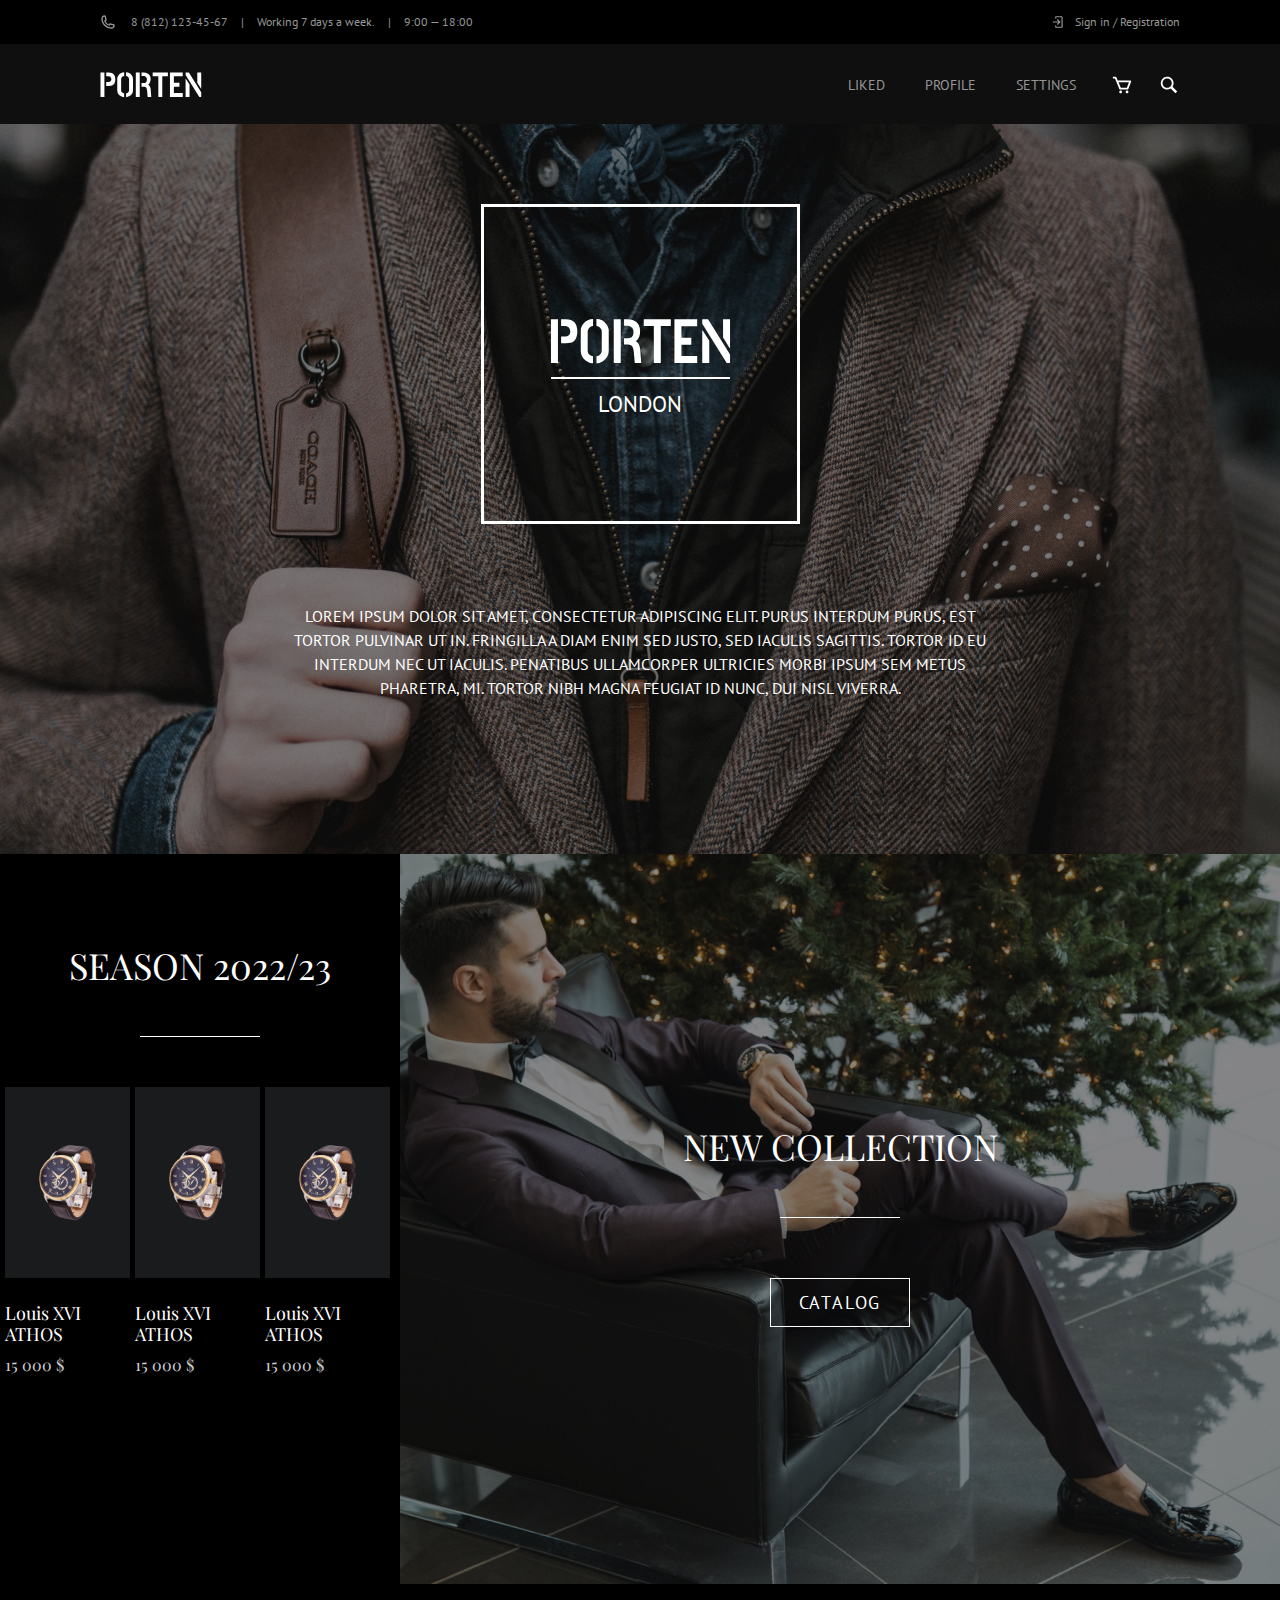
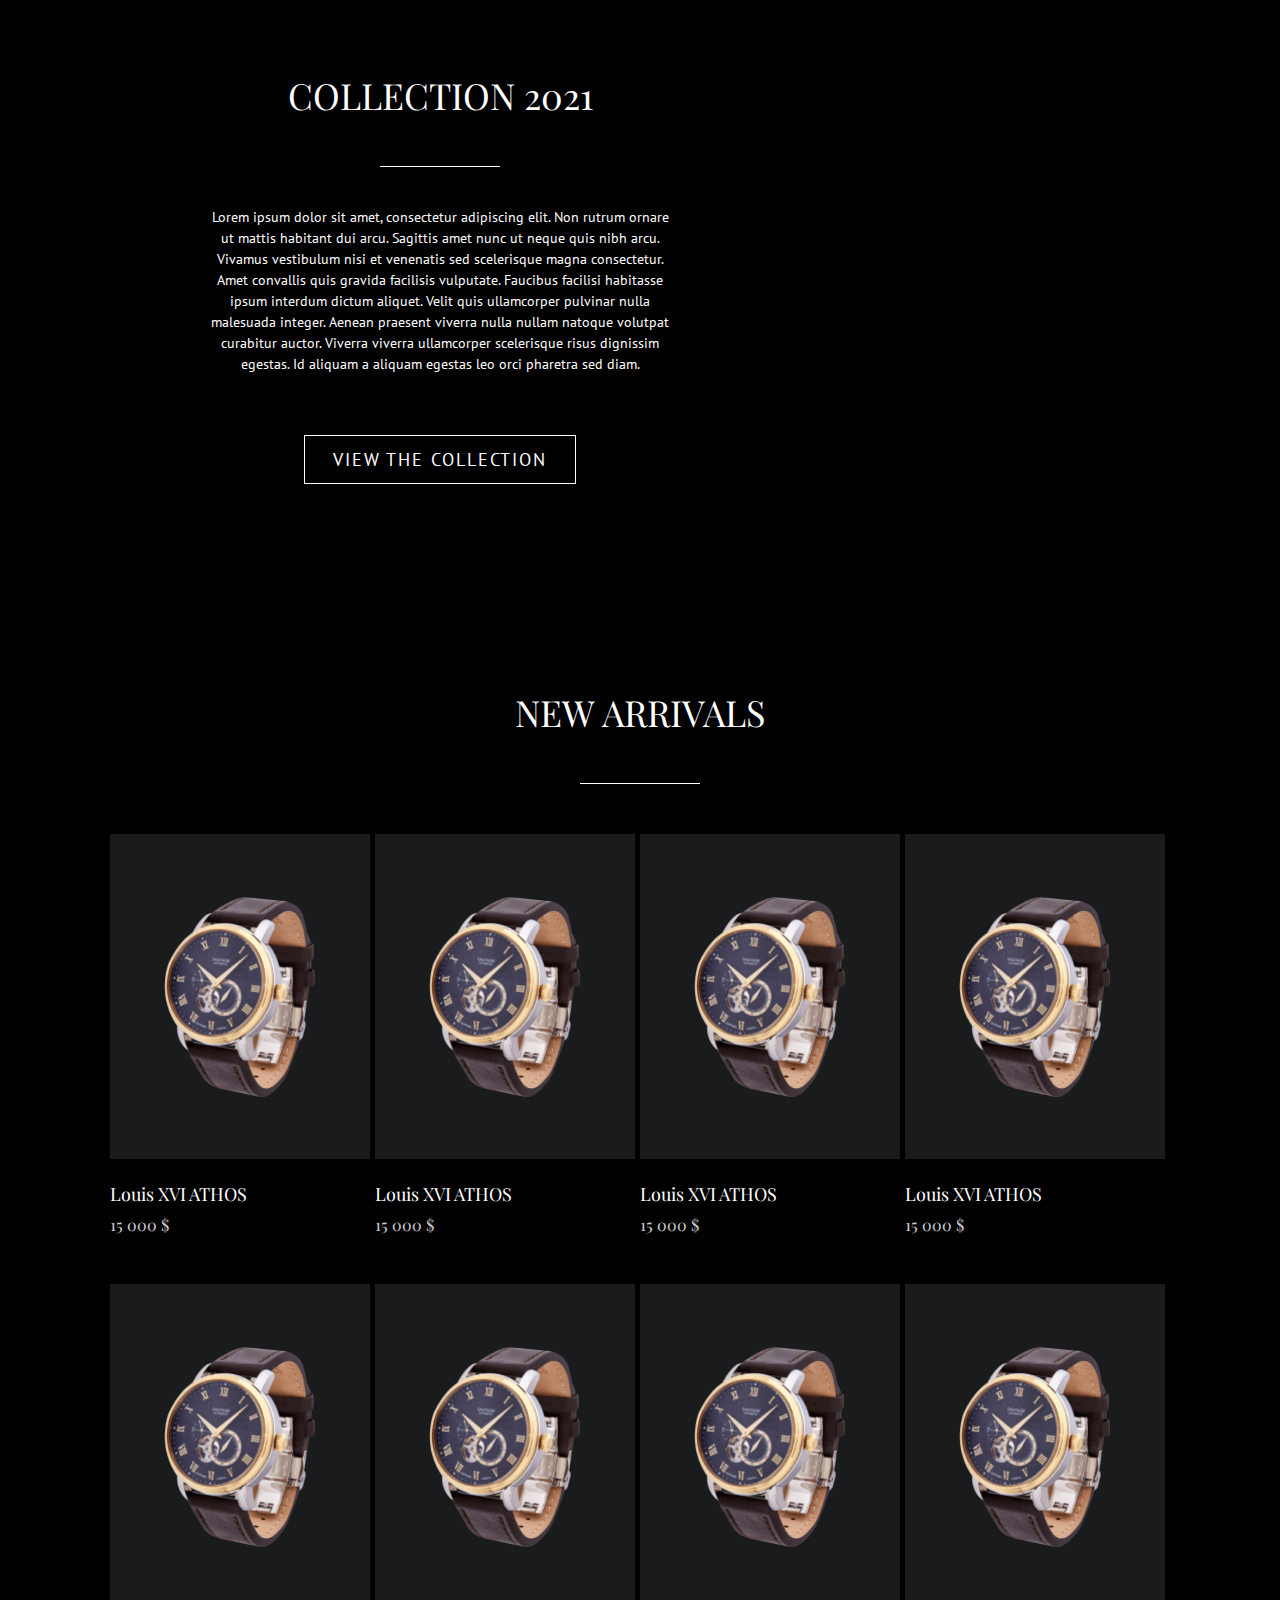
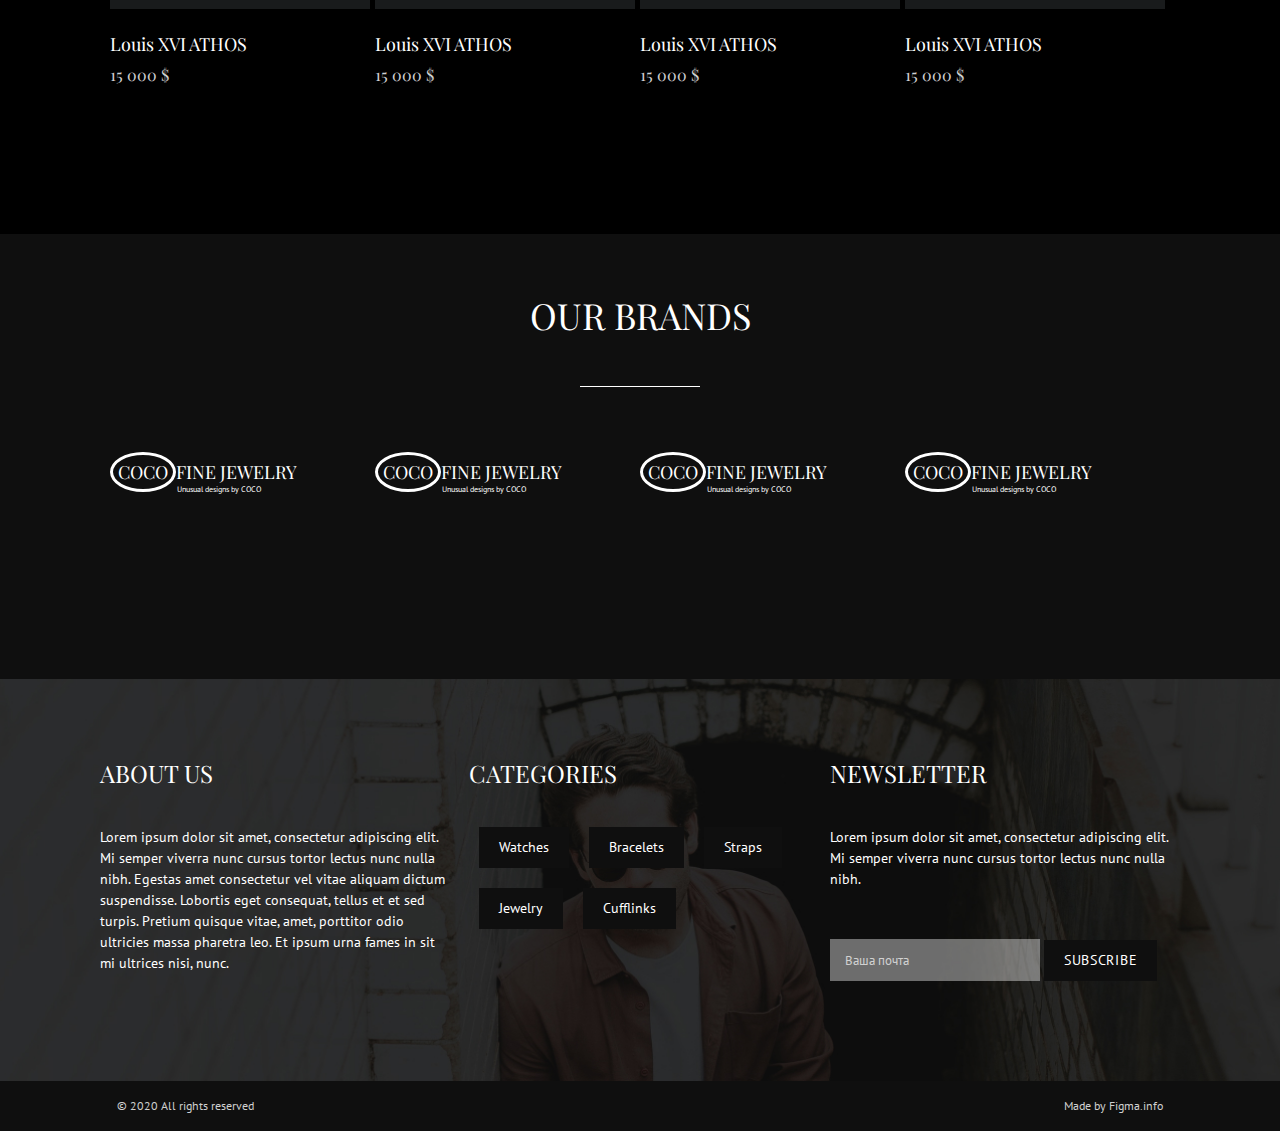
<file: index.html>
<!DOCTYPE html>
<html lang="en">

<head>
    <meta charset="UTF-8">
    <meta http-equiv="X-UA-Compatible" content="IE=edge">
    <meta name="viewport" content="width=device-width, initial-scale=1.0">
    <link rel="preconnect" href="https://fonts.googleapis.com">
    <link rel="preconnect" href="https://fonts.gstatic.com" crossorigin>
    <link href="https://fonts.googleapis.com/css2?family=PT+Sans:wght@400;700&family=Playfair+Display&display=swap"
    rel="stylesheet">
    <link rel="stylesheet" href="./css/style.css">
    <title>PORTEN</title>
</head>

<body>
    <div class="wrapper">
        <header class="header" id="header">
            <div class="header__background">
                <div class="header__contact _container">
                    <div class="header__contact-info">
                        <img class="header__contact-img" src="./img/phone-logo.svg" alt="phone-logo">
                        <p class="header__contact-text">8 (812) 123-45-67<span>|</span>Working 7 days a week.<span>|</span>9:00 — 18:00</p>
                    </div>
                    <div class="header__register">
                        <img class="header__register-img" src="./img/sharp-log-in.svg" alt="log-in">
                        <div class="header__register-link">
                            <a class="register-link" href="./error.html">Sign in</a>
                            <p> / </p>
                            <a class="register-link" href="./error.html">Registration</a>
                        </div>
                    </div>
                </div>
            </div>
            <div class="header-wrapper">
                <div class="header__menu-background">
                    <div class="header__menu _container">
                        <a href="#header">
                            <img class="header__logo" src="./img/PORTEN-logo.svg" alt="logo">
                        </a>
                        <nav class="header__item-contant">
                            <ul class="header__item">
                                <li><a class="header__link" href="./error.html">Liked</a></li>
                                <li><a class="header__link" href="./error.html">Profile</a></li>
                                <li><a class="header__link" href="./error.html">Settings</a></li>
                                <li class="header__link_search">
                                    <a href="#" class="header__link-img">
                                        <img src="./img/bx-cart.svg" alt="" class="link-img">
                                    </a>
                                    <button class="header__link-img search__item">
                                        <input class="search__input" type="text" placeholder="search" id="search_inp">
                                        <img src="./img/search.svg" alt="" class="" id="search_btn">
                                    </button>
                                </li>
                            </ul>
                        </nav>
                        <div class="burger-menu">
                            <input id="menu-toggle" type="checkbox">
                            <label class="menu-btn" for="menu-toggle">
                                <span></span>
                            </label>
                            <ul class="menubox">
                                <li><a href="./error.html" class="menu-item">Liked</a></li>
                                <li><a href="./error.html" class="menu-item">Profile</a></li>
                                <li><a href="./error.html" class="menu-item">Settings</a></li>
                            </ul>
                        </div>
                    </div>
                </div>
            </div>
        </header>
        <section class="first-screen">
            <div class="_container">
                <div class="first-screen__title">
                    <img class="title-img" src="./img/PORTEN.svg" alt="PORTEN-img">
                    <h2 class="first-screen__subtitle">London</h2>
                </div>
                <p class="first-screen_text">Lorem ipsum dolor sit amet, consectetur adipiscing elit. Purus interdum
                    purus, est tortor pulvinar ut in. Fringilla a diam enim sed justo, sed iaculis sagittis. Tortor id
                    eu interdum nec ut iaculis. Penatibus ullamcorper ultricies morbi ipsum sem metus pharetra, mi.
                    Tortor nibh magna feugiat id nunc, dui nisl viverra.</p>
            </div>
        </section>
        <!-- ------------------------------------- -->
        <section class="catalog">
            <div class="block-season">
                <div class="block-season-title">
                    <h2 class="block-season_text">Season 2022/23</h2>
                    <img src="./img/Line 2.svg" alt="season_line" class="block-season_line">
                </div>
                <div class="block-catalog">
                    <div class="block-catalog_item">
                        <div class="_item-image">
                            <img src="./img/62050 1.png" alt="" class="_item-img">
                        </div>
                        <h4 class="_item-name">Louis XVI ATHOS</h4>
                        <h5 class="_item-price">15 000 $</h5>
                    </div>
                    <div class="block-catalog_item">
                        <div class="_item-image">
                            <img src="./img/62050 1.png" alt="" class="_item-img">
                        </div>
                        <h4 class="_item-name">Louis XVI ATHOS</h4>
                        <h5 class="_item-price">15 000 $</h5>
                    </div>
                    <div class="block-catalog_item">
                        <div class="_item-image">
                            <img src="./img/62050 1.png" alt="" class="_item-img">
                        </div>
                        <h4 class="_item-name">Louis XVI ATHOS</h4>
                        <h5 class="_item-price">15 000 $</h5>
                    </div>
                </div>
            </div>
            <div class="block-colection _new-colection-img">
                <div class="colection-season _colection-position">
                    <div class="colection-season-title">
                        <h2 class="block-season_text">New collection</h2>
                        <img src="./img/Line 2.svg" alt="season_line" class="block-season_line">
                    </div>
                    <div class="block-catalog-text">
                        <div class="colection-button">
                            <a class="colection-btn" href="./error.html">Catalog</a>
                        </div>
                    </div>
                </div>
            </div>
        </section>
        <!-- ------------------------------------- -->
        <section class="colection">
            <div class="colection-seasonTwo">
                <div class="colection-season-title">
                    <h2 class="block-season_text">Collection 2021</h2>
                    <img src="./img/Line 2.svg" alt="season_line" class="block-season_line">
                </div>
                <div class="block-catalog-text">
                    <p class="block_text">
                        Lorem ipsum dolor sit amet, consectetur adipiscing elit. Non rutrum ornare ut mattis habitant
                        dui arcu. Sagittis amet nunc ut neque quis nibh arcu. Vivamus vestibulum nisi et venenatis sed
                        scelerisque magna consectetur. Amet convallis quis gravida facilisis vulputate. Faucibus
                        facilisi habitasse ipsum interdum dictum aliquet. Velit quis ullamcorper pulvinar nulla
                        malesuada integer. Aenean praesent viverra nulla nullam natoque volutpat curabitur auctor.
                        Viverra viverra ullamcorper scelerisque risus dignissim egestas. Id aliquam a aliquam egestas
                        leo orci pharetra sed diam.
                    </p>
                    <div class="colection-button">
                        <a class="colection-btn" href="./error.html">View the collection</a>
                    </div>
                </div>
            </div>
        </section>
        <!-- ------------------------------------- -->
        <section class="new-colection">
            <div class="_container">
                <div class="new-colection_title">
                    <h2 class="">New arrivals</h2>
                    <img src="./img/Line 2.svg" alt="season_line" class="block-season_line">
                </div>
                <div class="colection-portfolio">
                    <div class="block-catalog_item">
                        <div class="_item-image">
                            <img src="./img/62050 1.png" alt="" class="_item-img">
                        </div>
                        <h4 class="_item-name">Louis XVI ATHOS</h4>
                        <h5 class="_item-price">15 000 $</h5>
                    </div>
                    <div class="block-catalog_item">
                        <div class="_item-image">
                            <img src="./img/62050 1.png" alt="" class="_item-img">
                        </div>
                        <h4 class="_item-name">Louis XVI ATHOS</h4>
                        <h5 class="_item-price">15 000 $</h5>
                    </div>
                    <div class="block-catalog_item">
                        <div class="_item-image">
                            <img src="./img/62050 1.png" alt="" class="_item-img">
                        </div>
                        <h4 class="_item-name">Louis XVI ATHOS</h4>
                        <h5 class="_item-price">15 000 $</h5>
                    </div>
                    <div class="block-catalog_item">
                        <div class="_item-image">
                            <img src="./img/62050 1.png" alt="" class="_item-img">
                        </div>
                        <h4 class="_item-name">Louis XVI ATHOS</h4>
                        <h5 class="_item-price">15 000 $</h5>
                    </div>
                    <div class="block-catalog_item">
                        <div class="_item-image">
                            <img src="./img/62050 1.png" alt="" class="_item-img">
                        </div>
                        <h4 class="_item-name">Louis XVI ATHOS</h4>
                        <h5 class="_item-price">15 000 $</h5>
                    </div>
                    <div class="block-catalog_item">
                        <div class="_item-image">
                            <img src="./img/62050 1.png" alt="" class="_item-img">
                        </div>
                        <h4 class="_item-name">Louis XVI ATHOS</h4>
                        <h5 class="_item-price">15 000 $</h5>
                    </div>
                    <div class="block-catalog_item">
                        <div class="_item-image">
                            <img src="./img/62050 1.png" alt="" class="_item-img">
                        </div>
                        <h4 class="_item-name">Louis XVI ATHOS</h4>
                        <h5 class="_item-price">15 000 $</h5>
                    </div>
                    <div class="block-catalog_item">
                        <div class="_item-image">
                            <img src="./img/62050 1.png" alt="" class="_item-img">
                        </div>
                        <h4 class="_item-name">Louis XVI ATHOS</h4>
                        <h5 class="_item-price">15 000 $</h5>
                    </div>
                </div>
            </div>
        </section>
        <!-- ------------------------------------- -->
        <section class="block-brand">
            <div class="_container">
                <div class="new-colection_title">
                    <h2 class="">Our brands</h2>
                    <img src="./img/Line 2.svg" alt="season_line" class="block-season_line">
                </div>
                <div class="colection-portfolio _media-block-brand">
                    <div class="block-catalog_item">
                        <div class="catalog_brend">
                            <h4 class="_item-name"> <span>COCO</span>FINE JEWELRY</h4>
                            <div class="catalog-text">
                                <h5 class="">Unusual designs by COCO</h5>
                            </div>
                        </div>
                    </div>
                    <div class="block-catalog_item">
                        <div class="catalog_brend">
                            <h4 class="_item-name"> <span>COCO</span>FINE JEWELRY</h4>
                            <div class="catalog-text">
                                <h5 class="">Unusual designs by COCO</h5>
                            </div>
                        </div>
                    </div>
                    <div class="block-catalog_item">
                        <div class="catalog_brend">
                            <h4 class="_item-name"> <span>COCO</span>FINE JEWELRY</h4>
                            <div class="catalog-text">
                                <h5 class="">Unusual designs by COCO</h5>
                            </div>
                        </div>
                    </div>
                    <div class="block-catalog_item">
                        <div class="catalog_brend">
                            <h4 class="_item-name"> <span>COCO</span>FINE JEWELRY</h4>
                            <div class="catalog-text">
                                <h5 class="">Unusual designs by COCO</h5>
                            </div>
                        </div>
                    </div>
                </div>
            </div>
        </section>
        <!-- ------------------------------------- -->
        <footer class="footer">
            <div class="footer-container">
                <div class="_container">
                    <div class="footer-wrapper">
                        <div class="footer-about">
                            <h2 class="footer-about_title footer-title">About us</h2>
                            <p class="footer-about_text footer-text">Lorem ipsum dolor sit amet, consectetur adipiscing
                                elit. Mi semper viverra nunc cursus tortor lectus nunc nulla nibh. Egestas amet
                                consectetur vel vitae aliquam dictum suspendisse. Lobortis eget consequat, tellus et et
                                sed turpis. Pretium quisque vitae, amet, porttitor odio ultricies massa pharetra leo. Et
                                ipsum urna fames in sit mi ultrices nisi, nunc.</p>
                        </div>
                        <div class="footer-categories">
                            <h2 class="footer-categories_title footer-title">Categories</h2>
                            <div class="footer-categories_flex footer-text">
                                <div class="foote-row_one">
                                    <a class="footer-link" href="./error.html">
                                        <p class="_grid-item">Watches</p>
                                    </a>
                                    <a class="footer-link" href="./error.html">
                                        <p class="_grid-item">Bracelets</p>
                                    </a>
                                    <a class="footer-link" href="./error.html">
                                        <p class="_grid-item">Straps</p>
                                    </a>
                                </div>
                                <div class="foote-row_two">
                                    <a class="footer-link" href="./error.html">
                                        <p class="_grid-item">Jewelry</p>
                                    </a>
                                    <a class="footer-link" href="./error.html">
                                        <p class="_grid-item">Cufflinks</p>
                                    </a>
                                </div>
                            </div>
                        </div>
                        <div class="footer-newsletter">
                            <h2 class="footer-newsletter_title footer-title">Newsletter</h2>
                            <p class="footer-newsletter_text footer-text">Lorem ipsum dolor sit amet, consectetur
                                adipiscing elit. Mi semper viverra nunc cursus tortor lectus nunc nulla nibh.</p>
                            <form action="" class="footer-form">
                                <input class="footer-input" type="email" placeholder="Ваша почта">
                                <button class="footer-button">SUBSCRIBE</button>
                            </form>
                        </div>
                    </div>
                </div>
            </div>
            <div class="sub-footer">
                <div class="_container">
                    <div class="sub-footer-row">
                        <p class="sub-footer_text">© 2020 All rights reserved</p>
                        <p class="sub-footer_text">Made by Figma.info</p>
                    </div>
                </div>
            </div>
        </footer>
    </div>
    <script src="./js/main.js"></script>
</body>

</html>
</file>
<file: css/style.css>
*{padding:0;margin:0;border:0}*,:after,:before{-webkit-box-sizing:border-box;box-sizing:border-box}:active,:focus{outline:none}a:active,a:focus{outline:none}aside,footer,header,nav{display:block}body,html{height:100%;width:100%;font-size:100%;line-height:1;font-size:14px;-ms-text-size-adjust:100%;-moz-text-size-adjust:100%;-webkit-text-size-adjust:100%}button,input,textarea{font-family:inherit;background:none}input::-ms-clear{display:none}button{cursor:pointer}button::-moz-focus-inner{padding:0;border:0}a,a:visited{text-decoration:none}a:hover{text-decoration:none}ul li{list-style:none}img{vertical-align:top}h1,h2,h3,h4,h5,h6{font-size:inherit;font-weight:400}body{font-family:"PT Sans",sans-serif;font-style:normal;font-weight:400}._container{max-width:1110px;margin:0 auto;padding:0 15px}.header__background{padding:14px 0;background:#000}.header__contact{display:-webkit-box;display:-ms-flexbox;display:flex;-webkit-box-pack:justify;-ms-flex-pack:justify;justify-content:space-between}.header__contact-info{display:-webkit-box;display:-ms-flexbox;display:flex}.header__contact-text{margin-left:15px;font-size:12px;line-height:16px;color:#969696}.header__contact-text span{margin:0 13px}.header__register{display:-webkit-box;display:-ms-flexbox;display:flex}.header__register-link{margin-left:10px;display:-webkit-box;display:-ms-flexbox;display:flex}.register-link{font-size:12px;line-height:16px;color:#969696;-webkit-transition:all 0.4s ease;transition:all 0.4s ease}.register-link:hover{color:#fff}.header-wrapper{position:relative}.header__menu-background{height:80px;background:#0F0F0F;padding:27px 0 25px 0;position:absolute;top:0;left:0;z-index:100;width:100%}.header--fixed{position:fixed;padding:15px 0;height:60px;left:0;top:0;z-index:20;background-color:rgba(0,0,0,0.9);-webkit-transition:all 0.4s ease;transition:all 0.4s ease}.header__register-link p{margin:0 3px;font-size:12px;line-height:16px;color:#969696}.header__menu{display:-webkit-box;display:-ms-flexbox;display:flex;-webkit-box-pack:justify;-ms-flex-pack:justify;justify-content:space-between;-webkit-box-align:center;-ms-flex-align:center;align-items:center;position:relative}.header__item{display:-webkit-box;display:-ms-flexbox;display:flex}.header__item{display:-webkit-box;display:-ms-flexbox;display:flex;-webkit-box-align:center;-ms-flex-align:center;align-items:center}.header__link{padding:31px 20px;font-size:14px;line-height:18px;text-transform:uppercase;color:#969696;-webkit-transition:all 0.4s ease;transition:all 0.4s ease}.header__link:hover{background:#7e7e7e;color:#fff}.header__link-fixed{padding:22px 20px}.search__input{display:inline-block;background-color:#D0D0D0;visibility:hidden;border-radius:20px;width:0;-webkit-transition:all 0.4s ease;transition:all 0.4s ease;padding:5px 0}.search__active{width:150px;visibility:visible;padding:5px 5px;border-radius:20px}.header__link_search{display:-webkit-box;display:-ms-flexbox;display:flex;-webkit-box-align:center;-ms-flex-align:center;align-items:center;gap:15px;margin-left:15px}.search__item{display:-webkit-box;display:-ms-flexbox;display:flex;-webkit-box-align:center;-ms-flex-align:center;align-items:center;gap:10px}.burger-menu{display:none}.menu-btn{display:-webkit-box;display:-ms-flexbox;display:flex;-webkit-box-align:center;-ms-flex-align:center;align-items:center;position:absolute;top:0;right:15px;width:26px;height:26px;cursor:pointer;z-index:1}.menu-btn>span,.menu-btn>span:after,.menu-btn>span:before{display:block;position:absolute;width:100%;height:2px;background-color:#969696;-webkit-transition-duration:0.4s;transition-duration:0.4s}.menu-btn>span:before{content:"";top:-8px}.menu-btn>span:after{content:"";top:8px}.menubox{display:block;position:fixed;visibility:hidden;top:0;right:-100%;margin:0;width:100%;height:100%;padding:110px 0;list-style:none;background:rgba(15,15,15,0.9);-webkit-box-shadow:1px 0px 6px rgba(0,0,0,0.2);box-shadow:1px 0px 6px rgba(0,0,0,0.2);-webkit-transition-duration:0.25s;transition-duration:0.25s}.menu-item{display:block;margin-top:5px;padding:12px 24px;font-size:24px;line-height:18px;text-transform:uppercase;color:#c8c8c8;text-align:center;text-decoration:none;-webkit-transition-duration:0.4s;transition-duration:0.4s}.menu-item:hover{background:#7e7e7e}#menu-toggle{opacity:0}#menu-toggle:checked~.menu-btn>span{-webkit-transform:rotate(45deg);transform:rotate(45deg)}#menu-toggle:checked~.menu-btn>span:before{-webkit-transform:rotate(0);transform:rotate(0);top:0}#menu-toggle:checked~.menu-btn>span:after{-webkit-transform:rotate(90deg);transform:rotate(90deg);top:0}#menu-toggle:checked~.menubox{visibility:visible;right:0}.btn-arrow{position:fixed;bottom:30px;right:30px}.arrow{width:70px;background-color:rgba(255,255,255,0.8);-webkit-transform:rotate(90deg);transform:rotate(90deg);padding:25px;-webkit-transition:all 0.4s ease;transition:all 0.4s ease;border-radius:50%;opacity:0.5}.arrow-fixed{opacity:1;-webkit-transform:rotate(-90deg);transform:rotate(-90deg)}.error-background{background-color:rgba(0,0,0,0.4);height:100vh}.first-screen_error{background-image:url(../img/Rectangle.jpg);height:100%;background-size:cover;background-position:center;text-align:center}.first-screen{background-image:url(../img/Rectangle.jpg);height:100%;background-size:cover;background-position:center;text-align:center;padding-bottom:154px}.first-screen__title{margin:160px 0 80px 0;border:3px solid white;display:inline-block;padding:90px 64px 103px}.first-screen__subtitle{margin-top:7px;font-size:22px;line-height:28px;text-align:center;text-transform:uppercase;color:#fff}.first-screen_text{display:block;max-width:730px;margin:0 auto;font-size:16px;line-height:150%;text-align:center;text-transform:uppercase;color:#fff}.catalog{display:-ms-grid;display:grid;-ms-grid-columns:1fr 880px;grid-template-columns:1fr 880px;background-color:#000}.block-season{display:block}.block-season-title{text-align:center;padding-top:90px}.block-season_text{margin:0 10px;font-family:"Playfair Display";font-size:36px;line-height:42px;text-transform:uppercase;color:#fff}.block-catalog{display:-ms-grid;display:grid;-ms-grid-columns:1fr 1fr 1fr;grid-template-columns:1fr 1fr 1fr;justify-items:center}.block-season_line{margin-top:50px}.block-catalog_item{margin-top:50px;margin-right:5px;cursor:pointer;-webkit-transition:0.4s;transition:0.4s}.block-catalog_item:hover{opacity:0.7}._item-image{overflow:hidden}._item-img{padding:55px 22px;background:#191B1C;width:100%;-webkit-transition:-webkit-transform 0.4s;transition:-webkit-transform 0.4s;transition:transform 0.4s;transition:transform 0.4s,-webkit-transform 0.4s}._item-img:hover{-webkit-transform:scale(1.1);transform:scale(1.1)}._item-name{font-family:"Playfair Display";margin:25px 0 10px 0;font-size:18px;line-height:21px;color:#fff}._item-price{font-family:"Playfair Display";font-size:16px;line-height:19px;color:#D0D0D0}.block-colection{display:-webkit-box;display:-ms-flexbox;display:flex;-webkit-box-align:center;-ms-flex-align:center;align-items:center;-webkit-box-pack:center;-ms-flex-pack:center;justify-content:center;height:730px}._new-colection-img{display:-webkit-box;display:-ms-flexbox;display:flex;background-image:url(../img/Rectangle\ 8.jpg);background-repeat:no-repeat;background-position:center;background-size:cover;max-width:100%;height:730px}.colection{display:-ms-grid;display:grid;-ms-grid-columns:880px 1fr;grid-template-columns:880px 1fr;background-color:#000}.colection-img{display:-webkit-box;display:-ms-flexbox;display:flex;-webkit-box-align:center;-ms-flex-align:center;align-items:center;-webkit-box-pack:center;-ms-flex-pack:center;justify-content:center;background-image:url(../img/Rectangle\ 9.jpg);background-repeat:no-repeat;background-position:center;background-size:cover;max-width:100%}.block-catalog-text{display:block;max-width:471px;margin:0 auto}.colection-seasonTwo{padding:90px 0 100px 0}.colection-season-title{text-align:center}.block_text{margin-top:40px;font-size:14px;line-height:150%;text-align:center;color:#fff}.colection-button{text-align:center;margin-top:73px}.colection-btn{border:1px solid white;padding:12px 28px;font-size:18px;line-height:23px;letter-spacing:0.1em;text-transform:uppercase;color:#fff;-webkit-transition:all 0.4s ease;transition:all 0.4s ease}.colection-btn:hover{background:#7e7e7e}.new-colection{background-color:#000;height:100%;padding:120px 0 150px 0}.new-colection_title{font-family:"Playfair Display";font-size:36px;line-height:42px;text-align:center;text-transform:uppercase;color:#fff}.colection-portfolio{display:-ms-grid;display:grid;-ms-grid-columns:1fr 1fr 1fr 1fr;grid-template-columns:1fr 1fr 1fr 1fr;-ms-grid-rows:1fr 1fr;grid-template-rows:1fr 1fr;margin:0 10px}.colection-portfolio>:first-child{-ms-grid-row:1;-ms-grid-column:1}.colection-portfolio>:nth-child(2){-ms-grid-row:1;-ms-grid-column:2}.colection-portfolio>:nth-child(3){-ms-grid-row:1;-ms-grid-column:3}.colection-portfolio>:nth-child(4){-ms-grid-row:1;-ms-grid-column:4}.colection-portfolio>:nth-child(5){-ms-grid-row:2;-ms-grid-column:1}.colection-portfolio>:nth-child(6){-ms-grid-row:2;-ms-grid-column:2}.colection-portfolio>:nth-child(7){-ms-grid-row:2;-ms-grid-column:3}.colection-portfolio>:nth-child(8){-ms-grid-row:2;-ms-grid-column:4}.block-brand{background:#0F0F0F;height:100%;padding:60px 0 80px 0}._item-name span{border:3px solid white;border-radius:50%;padding:5px}.catalog-text{-webkit-box-orient:vertical;-webkit-box-direction:normal;-ms-flex-direction:column;flex-direction:column}.catalog-text h5{font-size:8px;color:#fff;margin-top:-8px;margin-left:67px}.footer-container{padding:80px 0 100px 0;max-height:100%;background-image:url(../img/Rectangle\ 15.jpg);background-size:cover;background-position:center}.footer-wrapper{display:-webkit-box;display:-ms-flexbox;display:flex;-webkit-box-pack:justify;-ms-flex-pack:justify;justify-content:space-between}.footer-title{margin-bottom:40px;font-family:"Playfair Display";font-size:24px;line-height:28px;text-transform:uppercase;color:#fff}.footer-text{max-width:350px;font-size:14px;line-height:150%;color:#fff}.footer-about_text{max-width:350px}.foote-row_one{margin-bottom:20px;display:-webkit-box;display:-ms-flexbox;display:flex;-webkit-box-pack:justify;-ms-flex-pack:justify;justify-content:space-between}.foote-row_two{display:-webkit-box;display:-ms-flexbox;display:flex}.footer-categories_flex{margin:0 10px}._grid-item{padding:10px 20px;background:#0F0F0F}._grid-item:hover{background:#7e7e7e;-webkit-transition:0.4s;transition:0.4s}.footer-link{margin-right:20px;color:#fff}.footer-form{margin-top:40px}.footer-input{width:210px;height:42px;color:#fff;background:rgba(255,255,255,0.4)}input{text-indent:15px}.footer-button{margin-top:10px;padding:10px 20px;font-size:14px;line-height:150%;letter-spacing:0.05em;color:#fff;background:#0F0F0F}.footer-button:hover{background:#7e7e7e;-webkit-transition:0.4s;transition:0.4s}.sub-footer{background:#0F0F0F}.sub-footer-row{display:-webkit-box;display:-ms-flexbox;display:flex;-webkit-box-pack:justify;-ms-flex-pack:justify;justify-content:space-between;padding:17px}.sub-footer_text{font-size:12px;line-height:16px;color:#D0D0D0}::-webkit-input-placeholder{color:rgba(255,255,255,0.7)}:-moz-placeholder{color:rgba(255,255,255,0.7)}::-moz-placeholder{color:rgba(255,255,255,0.7)}:-ms-input-placeholder{color:rgba(255,255,255,0.7)}@media (max-width:1670px){.block-catalog{display:-webkit-box;display:-ms-flexbox;display:flex;-webkit-box-pack:center;-ms-flex-pack:center;justify-content:center;margin:0 5px}}@media (max-width:1250px){.catalog{display:block}.colection{display:block}.colection-seasonTwo{margin-top:20px;background-image:url(../img/Rectangle\ 9.jpg);background-repeat:no-repeat;background-position:center;background-size:cover}._new-colection-img{margin-top:20px}}@media (max-width:986px){.colection-portfolio{display:-ms-grid;display:grid;-ms-grid-columns:1fr 1fr 1fr;grid-template-columns:1fr 1fr 1fr;-ms-grid-rows:1fr 1fr 1fr;grid-template-rows:1fr 1fr 1fr}.colection-portfolio>:first-child{-ms-grid-row:1;-ms-grid-column:1}.colection-portfolio>:nth-child(2){-ms-grid-row:1;-ms-grid-column:2}.colection-portfolio>:nth-child(3){-ms-grid-row:1;-ms-grid-column:3}.colection-portfolio>:nth-child(4){-ms-grid-row:2;-ms-grid-column:1}.colection-portfolio>:nth-child(5){-ms-grid-row:2;-ms-grid-column:2}.colection-portfolio>:nth-child(6){-ms-grid-row:2;-ms-grid-column:3}.colection-portfolio>:nth-child(7){-ms-grid-row:3;-ms-grid-column:1}.colection-portfolio>:nth-child(8){-ms-grid-row:3;-ms-grid-column:2}.colection-portfolio>:nth-child(9){-ms-grid-row:3;-ms-grid-column:3}}@media (max-width:896px){.block-catalog{display:-webkit-box;display:-ms-flexbox;display:flex;-webkit-box-pack:center;-ms-flex-pack:center;justify-content:center;margin:0 5px}.footer-wrapper{display:block;text-align:-webkit-center}.footer-title{margin-top:20px}}@media (max-width:668px){.header__item-contant{display:none}.colection-portfolio{display:-ms-grid;display:grid;-ms-grid-columns:1fr 1fr;grid-template-columns:1fr 1fr;-ms-grid-rows:1fr 1fr 1fr 1fr;grid-template-rows:1fr 1fr 1fr 1fr}.colection-portfolio>:first-child{-ms-grid-row:1;-ms-grid-column:1}.colection-portfolio>:nth-child(2){-ms-grid-row:1;-ms-grid-column:2}.colection-portfolio>:nth-child(3){-ms-grid-row:2;-ms-grid-column:1}.colection-portfolio>:nth-child(4){-ms-grid-row:2;-ms-grid-column:2}.colection-portfolio>:nth-child(5){-ms-grid-row:3;-ms-grid-column:1}.colection-portfolio>:nth-child(6){-ms-grid-row:3;-ms-grid-column:2}.colection-portfolio>:nth-child(7){-ms-grid-row:4;-ms-grid-column:1}.colection-portfolio>:nth-child(8){-ms-grid-row:4;-ms-grid-column:2}.header__contact-info{display:none}.burger-menu{display:block}}@media (max-width:560px){.header__contact{display:block}.first-screen__title{padding:80px 54px 93px}}@media (max-width:445px){._media-block-brand{display:-ms-grid;display:grid;-ms-grid-columns:1fr;grid-template-columns:1fr;-ms-grid-rows:1fr 1fr 1fr 1fr 1fr;grid-template-rows:1fr 1fr 1fr 1fr 1fr;text-align:center}._media-block-brand>:first-child{-ms-grid-row:1;-ms-grid-column:1}._media-block-brand>:nth-child(2){-ms-grid-row:2;-ms-grid-column:1}._media-block-brand>:nth-child(3){-ms-grid-row:3;-ms-grid-column:1}._media-block-brand>:nth-child(4){-ms-grid-row:4;-ms-grid-column:1}._media-block-brand>:nth-child(5){-ms-grid-row:5;-ms-grid-column:1}}@media (max-width:320px){.first-screen__title{padding:60px 34px 73px}.footer-link{margin-right:10px}.new-colection_title{font-size:30px}.first-screen__title{padding:80px 30px 93px}.colection-btn{border:1px solid white;padding:12px 28px;font-size:14px}}@media (max-width:300px){.footer-link{margin-right:5px}}
</file>
